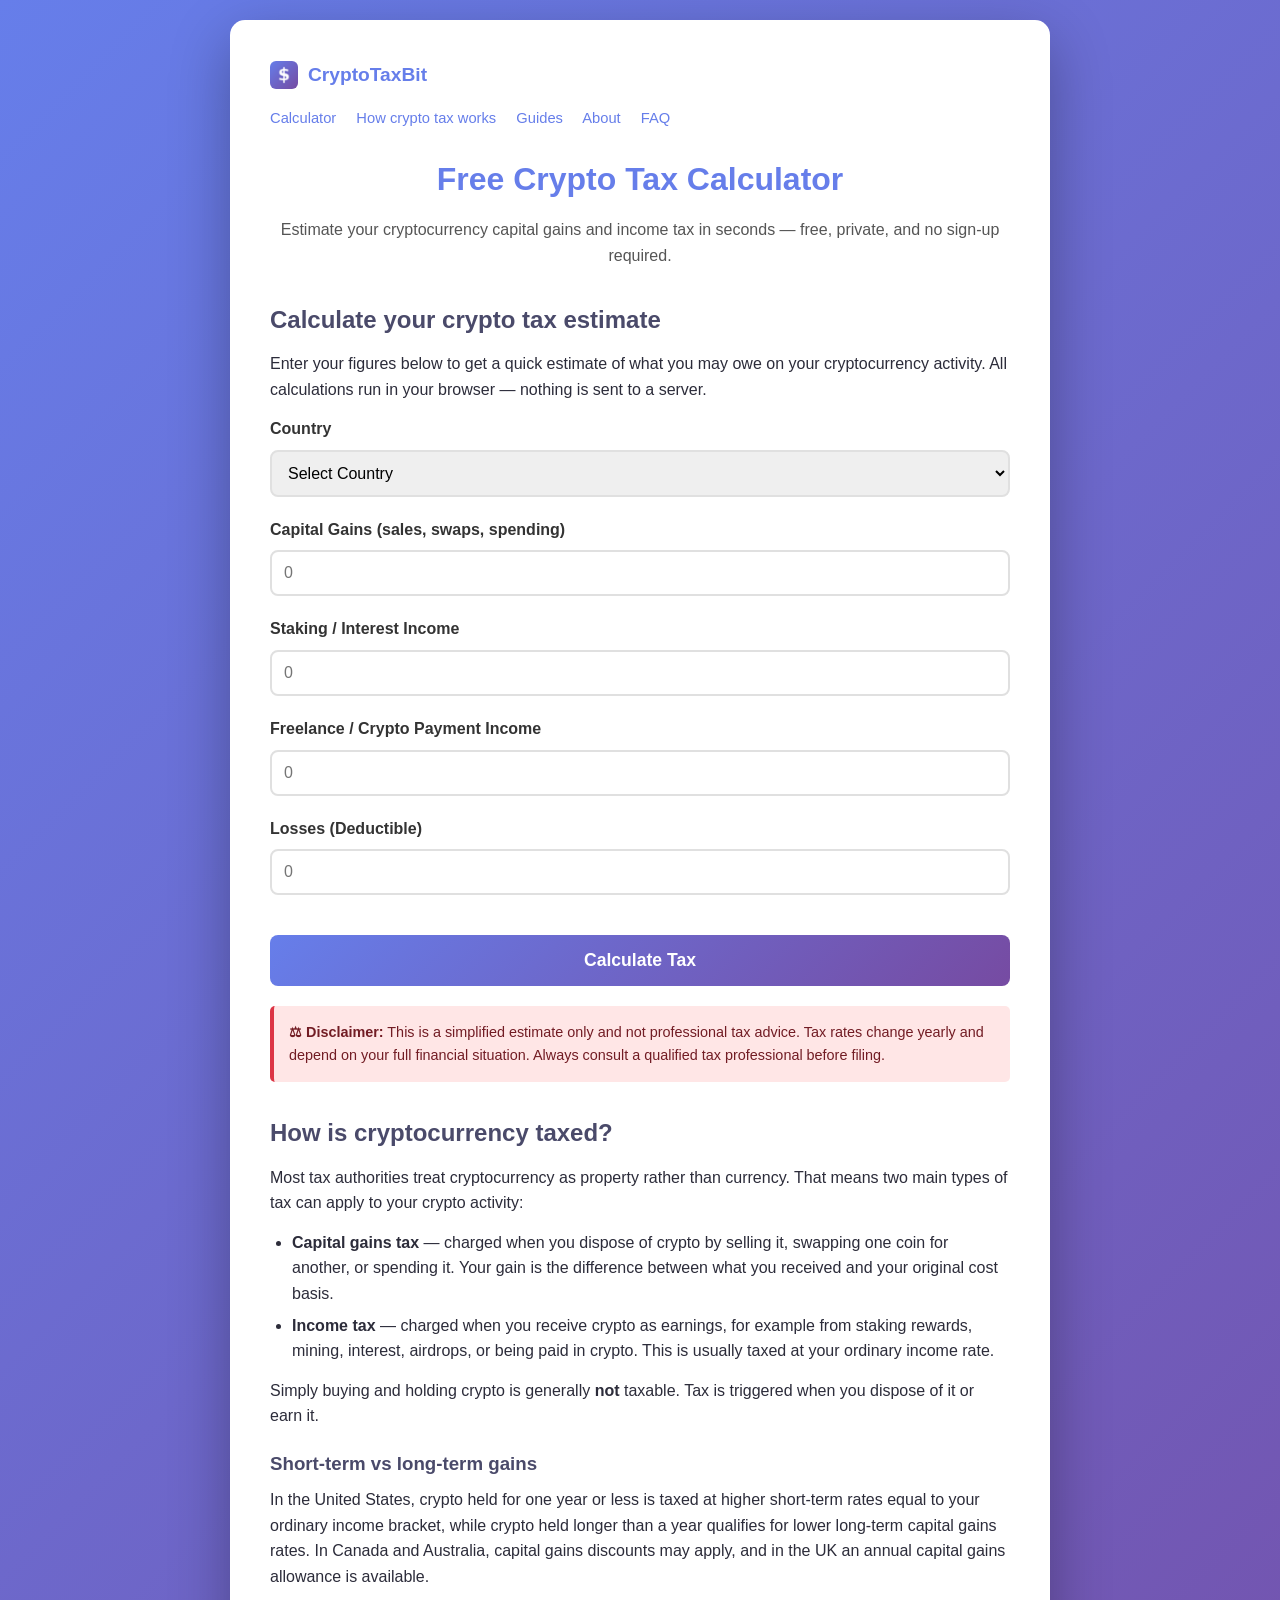
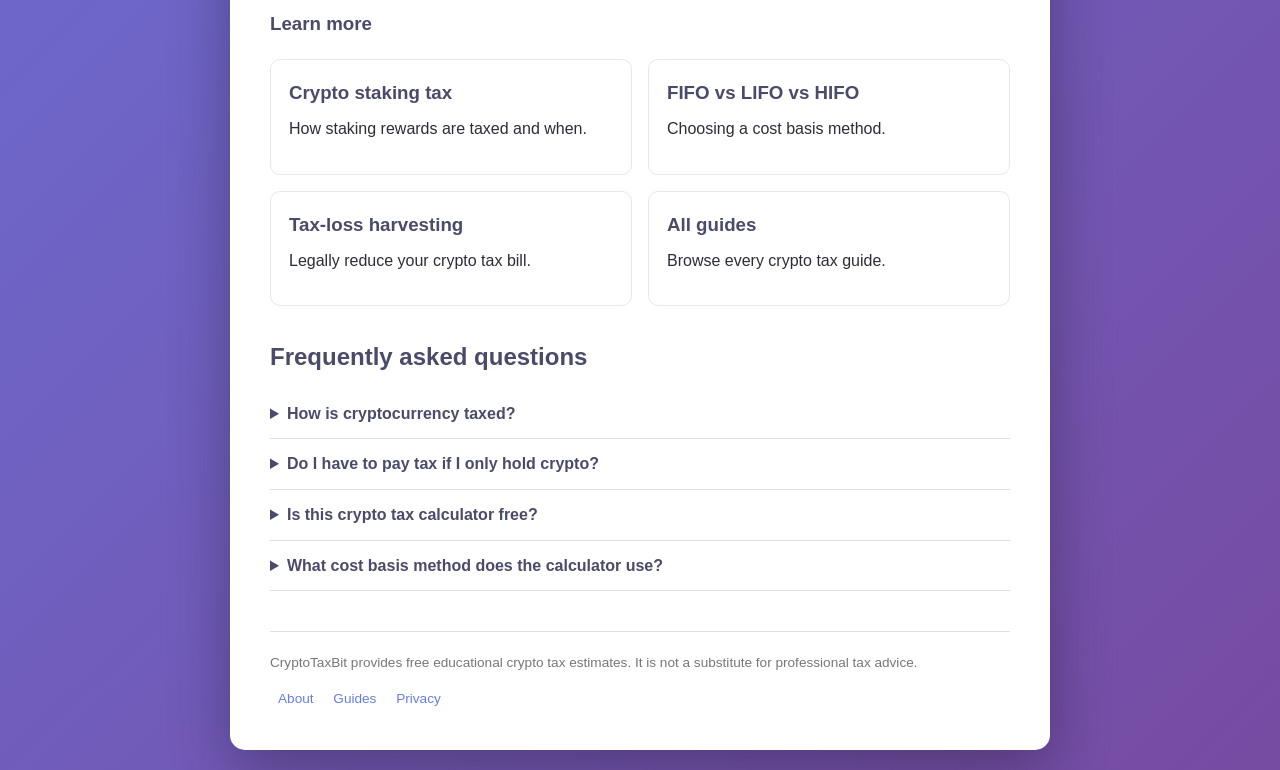
<file: index.html>
<!DOCTYPE html>
<html lang="en">
<head>
    <meta charset="UTF-8">
    <meta name="viewport" content="width=device-width, initial-scale=1.0">

    <!-- Primary SEO meta -->
    <title>Free Crypto Tax Calculator (2026) | Estimate Capital Gains & Income Tax</title>
    <meta name="description" content="Free crypto tax calculator. Estimate your cryptocurrency capital gains, staking and DeFi income tax for the US, UK, Canada and Australia in seconds. No sign-up required.">
    <link rel="canonical" href="https://cryptotaxbit.com/">
    <meta name="robots" content="index, follow, max-image-preview:large">
    <meta name="theme-color" content="#667eea">

    <!-- Icons & manifest -->
    <link rel="icon" href="/favicon.ico" sizes="any">
    <link rel="icon" href="/favicon.png" type="image/png">
    <link rel="apple-touch-icon" href="/favicon.png">
    <link rel="manifest" href="/site.webmanifest">

    <!-- Open Graph -->
    <meta property="og:type" content="website">
    <meta property="og:site_name" content="CryptoTaxBit">
    <meta property="og:title" content="Free Crypto Tax Calculator (2026) | Capital Gains & Income">
    <meta property="og:description" content="Estimate your cryptocurrency capital gains, staking and DeFi income tax in seconds. Free, private, no sign-up.">
    <meta property="og:url" content="https://cryptotaxbit.com/">
    <meta property="og:image" content="https://cryptotaxbit.com/og-image.png">
    <meta property="og:image:width" content="1200">
    <meta property="og:image:height" content="630">

    <!-- Twitter -->
    <meta name="twitter:card" content="summary_large_image">
    <meta name="twitter:title" content="Free Crypto Tax Calculator (2026)">
    <meta name="twitter:description" content="Estimate your crypto capital gains and income tax in seconds. Free, no sign-up.">
    <meta name="twitter:image" content="https://cryptotaxbit.com/og-image.png">

    <link rel="stylesheet" href="/styles.css">

    <!-- Structured data -->
    <script type="application/ld+json">
    {
      "@context": "https://schema.org",
      "@graph": [
        {
          "@type": "Organization",
          "@id": "https://cryptotaxbit.com/#org",
          "name": "CryptoTaxBit",
          "url": "https://cryptotaxbit.com/",
          "logo": "https://cryptotaxbit.com/favicon.png"
        },
        {
          "@type": "WebApplication",
          "name": "CryptoTaxBit Crypto Tax Calculator",
          "url": "https://cryptotaxbit.com/",
          "applicationCategory": "FinanceApplication",
          "operatingSystem": "Any (web browser)",
          "description": "Free crypto tax calculator to estimate cryptocurrency capital gains, staking and DeFi income tax for the US, UK, Canada and Australia.",
          "publisher": { "@id": "https://cryptotaxbit.com/#org" },
          "offers": { "@type": "Offer", "price": "0", "priceCurrency": "USD" }
        },
        {
          "@type": "FAQPage",
          "mainEntity": [
            {
              "@type": "Question",
              "name": "How is cryptocurrency taxed?",
              "acceptedAnswer": { "@type": "Answer", "text": "In most countries, selling, swapping or spending crypto is a taxable event subject to capital gains tax. Crypto earned from staking, mining, interest or as payment is usually taxed as income at your ordinary rate." }
            },
            {
              "@type": "Question",
              "name": "Do I have to pay tax if I only hold crypto?",
              "acceptedAnswer": { "@type": "Answer", "text": "No. Simply buying and holding cryptocurrency is generally not a taxable event. Tax is typically triggered when you dispose of crypto by selling, trading, or spending it, or when you receive crypto as income." }
            },
            {
              "@type": "Question",
              "name": "Is this crypto tax calculator free?",
              "acceptedAnswer": { "@type": "Answer", "text": "Yes. The CryptoTaxBit calculator is completely free to use, requires no sign-up, and runs entirely in your browser so your figures stay private." }
            },
            {
              "@type": "Question",
              "name": "What cost basis method does the calculator use?",
              "acceptedAnswer": { "@type": "Answer", "text": "This tool gives a simplified estimate based on your total gains and income. For exact filing you should track each disposal using an accepted cost basis method such as FIFO, LIFO or HIFO, and consult a tax professional." }
            }
          ]
        }
      ]
    }
    </script>
</head>
<body>
    <div class="container">
        <header>
            <a class="brand" href="/"><img src="/favicon.png" alt="CryptoTaxBit logo" width="28" height="28"> CryptoTaxBit</a>
            <nav aria-label="Primary">
                <a href="#calculator">Calculator</a>
                <a href="#how-it-works">How crypto tax works</a>
                <a href="/guides/">Guides</a>
                <a href="/about.html">About</a>
                <a href="#faq">FAQ</a>
            </nav>
            <h1 class="center">Free Crypto Tax Calculator</h1>
            <p class="subtitle center">Estimate your cryptocurrency capital gains and income tax in seconds &mdash; free, private, and no sign-up required.</p>
        </header>

        <main>
            <section id="calculator" aria-labelledby="calc-heading">
                <h2 id="calc-heading">Calculate your crypto tax estimate</h2>
                <p>Enter your figures below to get a quick estimate of what you may owe on your cryptocurrency activity. All calculations run in your browser &mdash; nothing is sent to a server.</p>

                <div class="form-group">
                    <label for="country">Country</label>
                    <select id="country">
                        <option value="">Select Country</option>
                        <option value="us">United States</option>
                        <option value="uk">United Kingdom</option>
                        <option value="canada">Canada</option>
                        <option value="australia">Australia</option>
                    </select>
                </div>

                <div class="form-group">
                    <label for="gains">Capital Gains (sales, swaps, spending)</label>
                    <input type="number" id="gains" placeholder="0" min="0" step="0.01">
                </div>

                <div class="form-group">
                    <label for="staking">Staking / Interest Income</label>
                    <input type="number" id="staking" placeholder="0" min="0" step="0.01">
                </div>

                <div class="form-group">
                    <label for="freelance">Freelance / Crypto Payment Income</label>
                    <input type="number" id="freelance" placeholder="0" min="0" step="0.01">
                </div>

                <div class="form-group">
                    <label for="losses">Losses (Deductible)</label>
                    <input type="number" id="losses" placeholder="0" min="0" step="0.01">
                </div>

                <button onclick="calculateTax()">Calculate Tax</button>

                <div class="results" id="results">
                    <div class="result-item">
                        <span>Total Taxable Amount:</span>
                        <span class="result-value"><span id="taxable">0.00</span></span>
                    </div>
                    <div class="result-item">
                        <span>Estimated Tax:</span>
                        <span class="result-value"><span id="tax">0.00</span></span>
                    </div>
                    <div class="result-item">
                        <span>Quarterly Payment:</span>
                        <span class="result-value"><span id="quarterly">0.00</span></span>
                    </div>
                    <div class="result-item">
                        <span>Monthly Set-Aside:</span>
                        <span class="result-value"><span id="monthly">0.00</span></span>
                    </div>
                </div>

                <div class="disclaimer">
                    <strong>&#9878; Disclaimer:</strong> This is a simplified estimate only and not professional tax advice. Tax rates change yearly and depend on your full financial situation. Always consult a qualified tax professional before filing.
                </div>
            </section>

            <section id="how-it-works" aria-labelledby="how-heading">
                <h2 id="how-heading">How is cryptocurrency taxed?</h2>
                <p>Most tax authorities treat cryptocurrency as property rather than currency. That means two main types of tax can apply to your crypto activity:</p>
                <ul>
                    <li><strong>Capital gains tax</strong> &mdash; charged when you dispose of crypto by selling it, swapping one coin for another, or spending it. Your gain is the difference between what you received and your original cost basis.</li>
                    <li><strong>Income tax</strong> &mdash; charged when you receive crypto as earnings, for example from staking rewards, mining, interest, airdrops, or being paid in crypto. This is usually taxed at your ordinary income rate.</li>
                </ul>
                <p>Simply buying and holding crypto is generally <strong>not</strong> taxable. Tax is triggered when you dispose of it or earn it.</p>

                <h3>Short-term vs long-term gains</h3>
                <p>In the United States, crypto held for one year or less is taxed at higher short-term rates equal to your ordinary income bracket, while crypto held longer than a year qualifies for lower long-term capital gains rates. In Canada and Australia, capital gains discounts may apply, and in the UK an annual capital gains allowance is available.</p>

                <h3>Learn more</h3>
                <div class="card-grid">
                    <a class="card" href="/guides/crypto-staking-tax.html"><h3>Crypto staking tax</h3><p>How staking rewards are taxed and when.</p></a>
                    <a class="card" href="/guides/fifo-lifo-hifo-crypto.html"><h3>FIFO vs LIFO vs HIFO</h3><p>Choosing a cost basis method.</p></a>
                    <a class="card" href="/guides/crypto-tax-loss-harvesting.html"><h3>Tax-loss harvesting</h3><p>Legally reduce your crypto tax bill.</p></a>
                    <a class="card" href="/guides/"><h3>All guides</h3><p>Browse every crypto tax guide.</p></a>
                </div>
            </section>

            <section id="faq" aria-labelledby="faq-heading">
                <h2 id="faq-heading">Frequently asked questions</h2>
                <details>
                    <summary>How is cryptocurrency taxed?</summary>
                    <p>In most countries, selling, swapping or spending crypto is a taxable event subject to capital gains tax. Crypto earned from staking, mining, interest or as payment is usually taxed as income at your ordinary rate.</p>
                </details>
                <details>
                    <summary>Do I have to pay tax if I only hold crypto?</summary>
                    <p>No. Simply buying and holding cryptocurrency is generally not a taxable event. Tax is typically triggered when you dispose of crypto by selling, trading, or spending it, or when you receive crypto as income.</p>
                </details>
                <details>
                    <summary>Is this crypto tax calculator free?</summary>
                    <p>Yes. The CryptoTaxBit calculator is completely free to use, requires no sign-up, and runs entirely in your browser so your figures stay private.</p>
                </details>
                <details>
                    <summary>What cost basis method does the calculator use?</summary>
                    <p>This tool gives a simplified estimate based on your total gains and income. For exact filing you should track each disposal using an accepted cost basis method such as FIFO, LIFO or HIFO, and consult a tax professional.</p>
                </details>
            </section>
        </main>

        <footer>
            <p>CryptoTaxBit provides free educational crypto tax estimates. It is not a substitute for professional tax advice.</p>
            <nav aria-label="Footer">
                <a href="/about.html">About</a>
                <a href="/guides/">Guides</a>
                <a href="/privacy.html">Privacy</a>
            </nav>
        </footer>
    </div>

    <script>
        function calculateTax() {
            const country = document.getElementById('country').value;
            if (!country) { alert('Please select a country'); return; }

            const gains = parseFloat(document.getElementById('gains').value) || 0;
            const staking = parseFloat(document.getElementById('staking').value) || 0;
            const freelance = parseFloat(document.getElementById('freelance').value) || 0;
            const losses = parseFloat(document.getElementById('losses').value) || 0;

            const totalIncome = gains + staking + freelance;
            const taxable = Math.max(0, totalIncome - losses);

            let tax = 0;
            if (country === 'us') {
                if (taxable <= 11600) tax = taxable * 0.10;
                else if (taxable <= 47150) tax = 1160 + (taxable - 11600) * 0.12;
                else tax = 5426 + (taxable - 47150) * 0.22;
                tax += taxable * 0.05; // estimated state tax
                if (freelance > 0) tax += freelance * 0.153; // self-employment tax
            } else if (country === 'uk') {
                // simplified: 20% on gains above allowance, 20% basic income
                const cgAllowance = 3000;
                const taxableGains = Math.max(0, (gains - losses)) ;
                tax = Math.max(0, taxableGains - cgAllowance) * 0.20;
                tax += (staking + freelance) * 0.20;
            } else if (country === 'australia') {
                // simplified flat estimate
                tax = taxable * 0.325;
            } else { // canada
                if (taxable <= 55867) tax = taxable * 0.15;
                else if (taxable <= 111733) tax = 8380 + (taxable - 55867) * 0.205;
                else tax = 19630 + (taxable - 111733) * 0.26;
                tax += taxable * 0.08; // estimated provincial tax
            }

            const quarterly = tax / 4;
            const monthly = tax / 12;

            document.getElementById('taxable').textContent = taxable.toFixed(2);
            document.getElementById('tax').textContent = tax.toFixed(2);
            document.getElementById('quarterly').textContent = quarterly.toFixed(2);
            document.getElementById('monthly').textContent = monthly.toFixed(2);
            document.getElementById('results').classList.add('show');
        }
    </script>
</body>
</html>
</file>
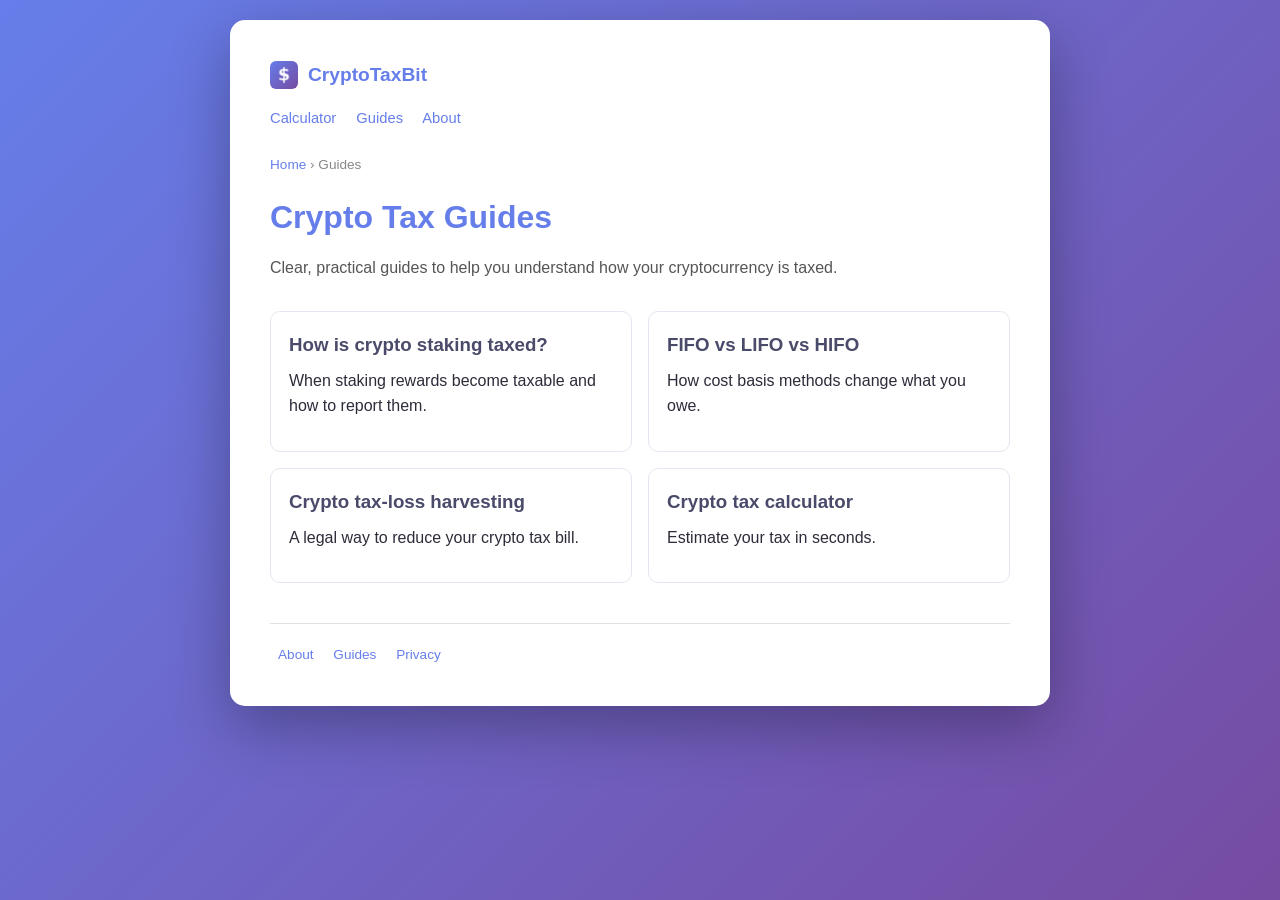
<file: guides/index.html>
<!DOCTYPE html>
<html lang="en">
<head>
    <meta charset="UTF-8">
    <meta name="viewport" content="width=device-width, initial-scale=1.0">
    <title>Crypto Tax Guides (2026) | CryptoTaxBit</title>
    <meta name="description" content="Plain-English crypto tax guides covering staking rewards, cost basis methods (FIFO, LIFO, HIFO), tax-loss harvesting and more. Free and regularly updated.">
    <link rel="canonical" href="https://cryptotaxbit.com/guides/">
    <meta name="robots" content="index, follow">
    <meta name="theme-color" content="#667eea">
    <link rel="icon" href="/favicon.ico" sizes="any">
    <link rel="icon" href="/favicon.png" type="image/png">
    <meta property="og:type" content="website">
    <meta property="og:title" content="Crypto Tax Guides (2026)">
    <meta property="og:description" content="Plain-English crypto tax guides for investors.">
    <meta property="og:url" content="https://cryptotaxbit.com/guides/">
    <meta property="og:image" content="https://cryptotaxbit.com/og-image.png">
    <link rel="stylesheet" href="/styles.css">
</head>
<body>
    <div class="container">
        <header>
            <a class="brand" href="/"><img src="/favicon.png" alt="CryptoTaxBit logo" width="28" height="28"> CryptoTaxBit</a>
            <nav aria-label="Primary">
                <a href="/">Calculator</a>
                <a href="/guides/">Guides</a>
                <a href="/about.html">About</a>
            </nav>
        </header>
        <main>
            <nav class="breadcrumb" aria-label="Breadcrumb"><a href="/">Home</a> &rsaquo; Guides</nav>
            <h1>Crypto Tax Guides</h1>
            <p class="subtitle">Clear, practical guides to help you understand how your cryptocurrency is taxed.</p>
            <div class="card-grid">
                <a class="card" href="/guides/crypto-staking-tax.html"><h3>How is crypto staking taxed?</h3><p>When staking rewards become taxable and how to report them.</p></a>
                <a class="card" href="/guides/fifo-lifo-hifo-crypto.html"><h3>FIFO vs LIFO vs HIFO</h3><p>How cost basis methods change what you owe.</p></a>
                <a class="card" href="/guides/crypto-tax-loss-harvesting.html"><h3>Crypto tax-loss harvesting</h3><p>A legal way to reduce your crypto tax bill.</p></a>
                <a class="card" href="/"><h3>Crypto tax calculator</h3><p>Estimate your tax in seconds.</p></a>
            </div>
        </main>
        <footer>
            <nav aria-label="Footer">
                <a href="/about.html">About</a>
                <a href="/guides/">Guides</a>
                <a href="/privacy.html">Privacy</a>
            </nav>
        </footer>
    </div>
</body>
</html>
</file>
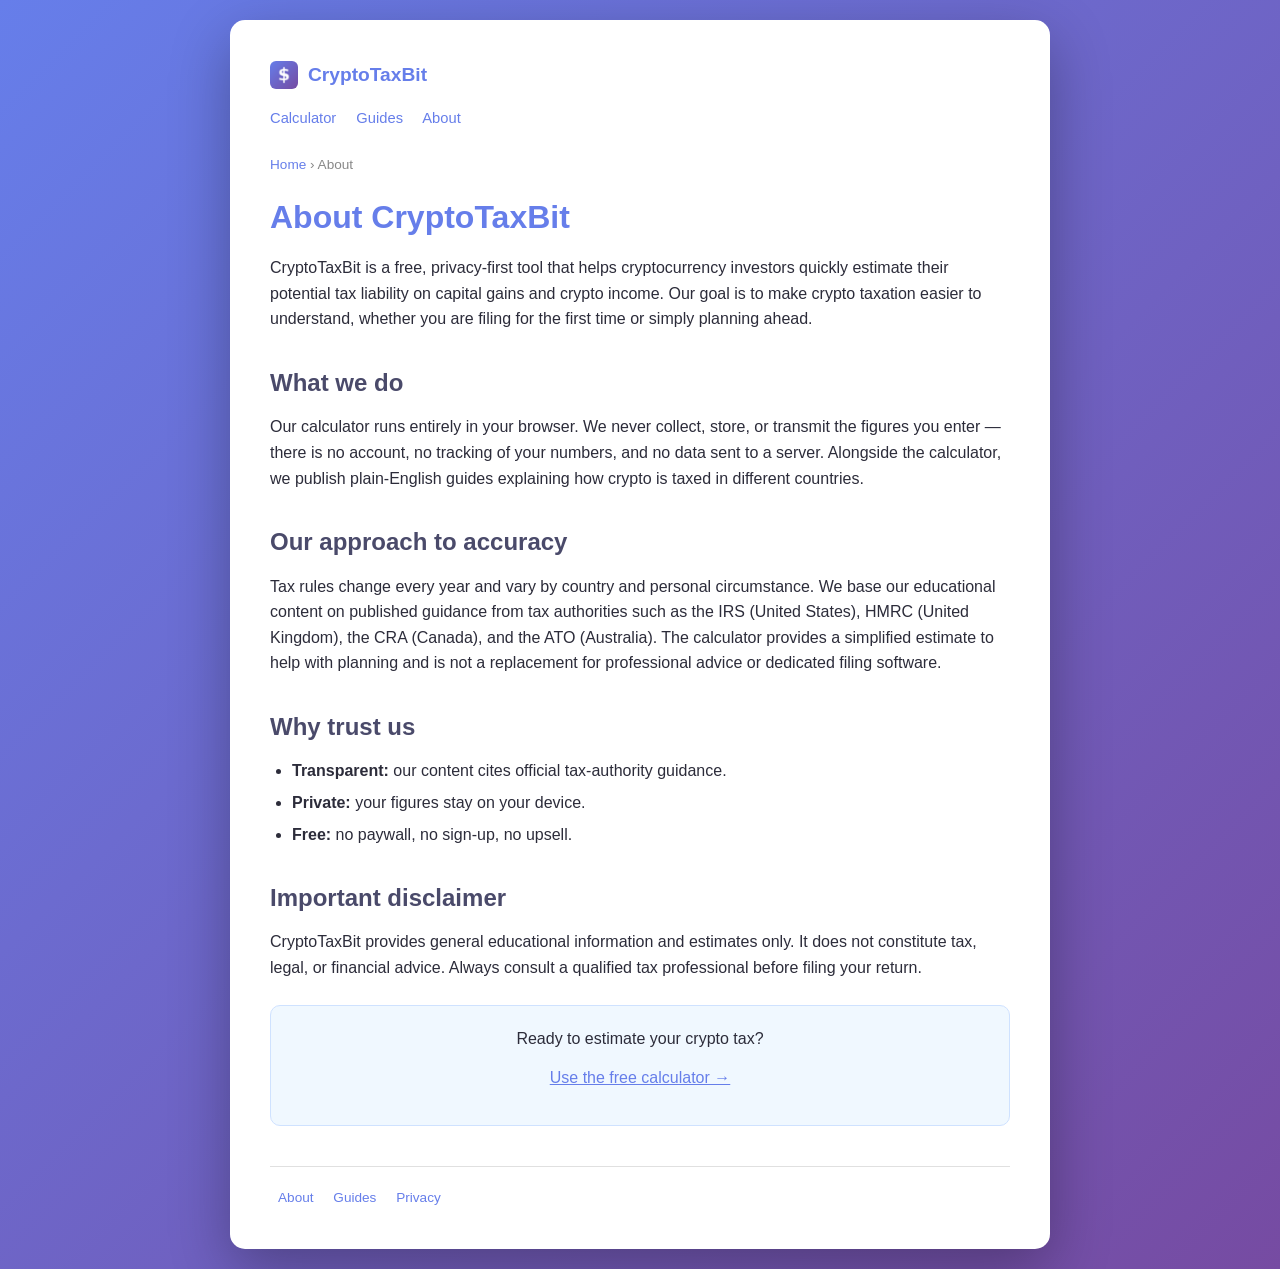
<file: about.html>
<!DOCTYPE html>
<html lang="en">
<head>
    <meta charset="UTF-8">
    <meta name="viewport" content="width=device-width, initial-scale=1.0">
    <title>About CryptoTaxBit | Free Crypto Tax Calculator</title>
    <meta name="description" content="Learn about CryptoTaxBit, a free, privacy-first crypto tax calculator that helps investors estimate cryptocurrency capital gains and income tax.">
    <link rel="canonical" href="https://cryptotaxbit.com/about.html">
    <meta name="robots" content="index, follow">
    <meta name="theme-color" content="#667eea">
    <link rel="icon" href="/favicon.ico" sizes="any">
    <link rel="icon" href="/favicon.png" type="image/png">
    <meta property="og:type" content="website">
    <meta property="og:title" content="About CryptoTaxBit">
    <meta property="og:description" content="A free, privacy-first crypto tax calculator for investors.">
    <meta property="og:url" content="https://cryptotaxbit.com/about.html">
    <meta property="og:image" content="https://cryptotaxbit.com/og-image.png">
    <link rel="stylesheet" href="/styles.css">
</head>
<body>
    <div class="container">
        <header>
            <a class="brand" href="/"><img src="/favicon.png" alt="CryptoTaxBit logo" width="28" height="28"> CryptoTaxBit</a>
            <nav aria-label="Primary">
                <a href="/">Calculator</a>
                <a href="/guides/">Guides</a>
                <a href="/about.html">About</a>
            </nav>
        </header>
        <main>
            <nav class="breadcrumb" aria-label="Breadcrumb"><a href="/">Home</a> &rsaquo; About</nav>
            <h1>About CryptoTaxBit</h1>
            <p>CryptoTaxBit is a free, privacy-first tool that helps cryptocurrency investors quickly estimate their potential tax liability on capital gains and crypto income. Our goal is to make crypto taxation easier to understand, whether you are filing for the first time or simply planning ahead.</p>

            <h2>What we do</h2>
            <p>Our calculator runs entirely in your browser. We never collect, store, or transmit the figures you enter &mdash; there is no account, no tracking of your numbers, and no data sent to a server. Alongside the calculator, we publish plain-English guides explaining how crypto is taxed in different countries.</p>

            <h2>Our approach to accuracy</h2>
            <p>Tax rules change every year and vary by country and personal circumstance. We base our educational content on published guidance from tax authorities such as the IRS (United States), HMRC (United Kingdom), the CRA (Canada), and the ATO (Australia). The calculator provides a simplified estimate to help with planning and is not a replacement for professional advice or dedicated filing software.</p>

            <h2>Why trust us</h2>
            <ul>
                <li><strong>Transparent:</strong> our content cites official tax-authority guidance.</li>
                <li><strong>Private:</strong> your figures stay on your device.</li>
                <li><strong>Free:</strong> no paywall, no sign-up, no upsell.</li>
            </ul>

            <h2>Important disclaimer</h2>
            <p>CryptoTaxBit provides general educational information and estimates only. It does not constitute tax, legal, or financial advice. Always consult a qualified tax professional before filing your return.</p>

            <div class="cta">
                <p>Ready to estimate your crypto tax?</p>
                <p><a href="/">Use the free calculator &rarr;</a></p>
            </div>
        </main>
        <footer>
            <nav aria-label="Footer">
                <a href="/about.html">About</a>
                <a href="/guides/">Guides</a>
                <a href="/privacy.html">Privacy</a>
            </nav>
        </footer>
    </div>
</body>
</html>
</file>
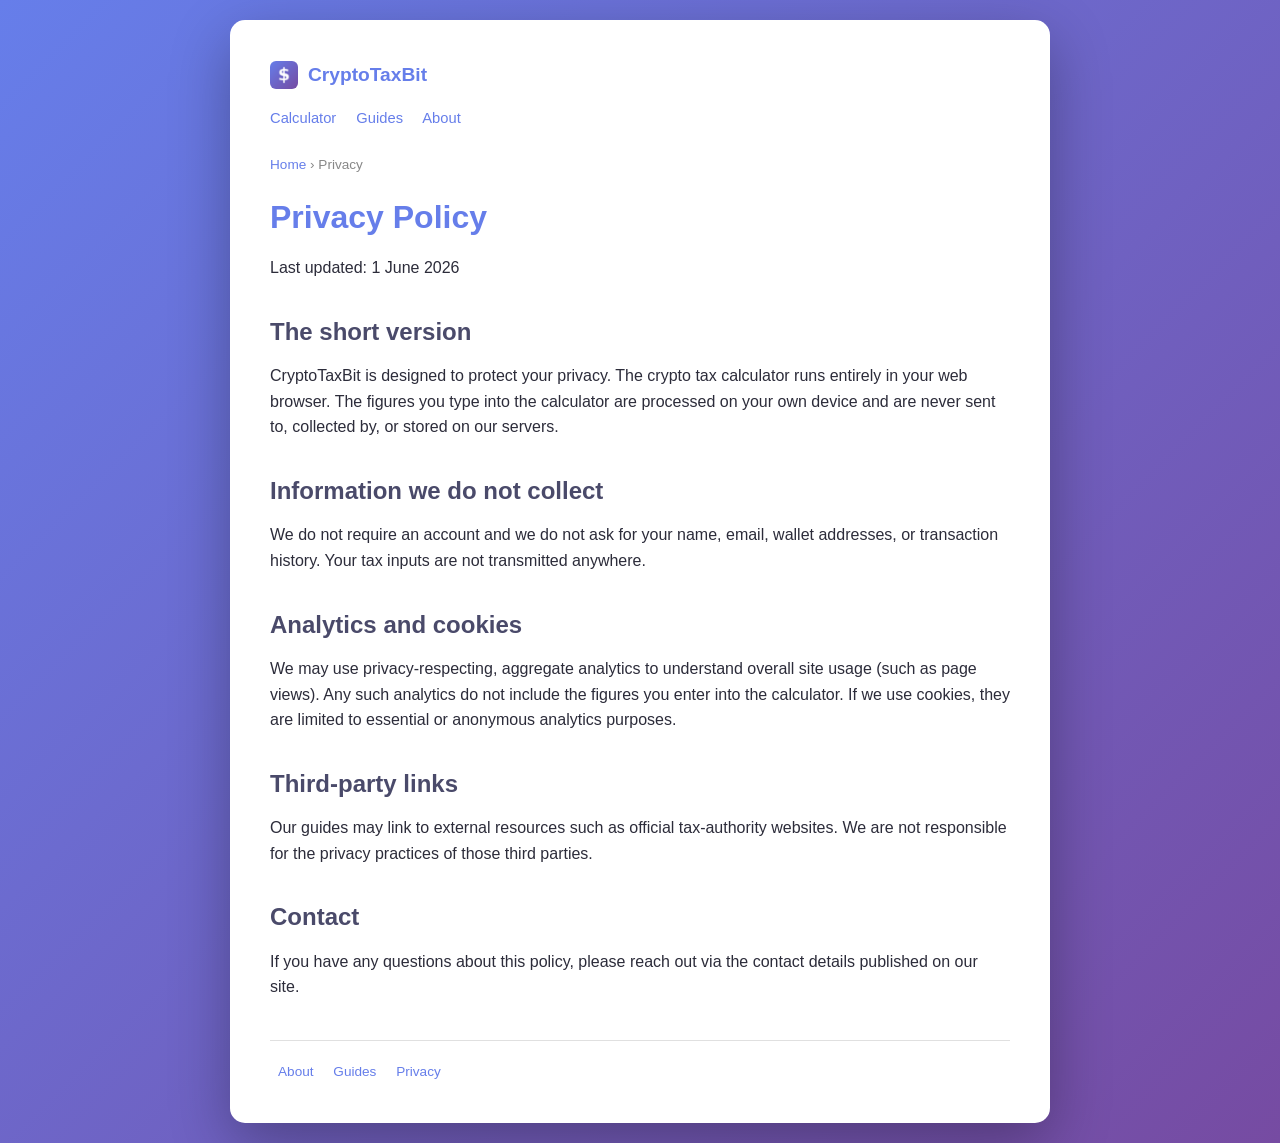
<file: privacy.html>
<!DOCTYPE html>
<html lang="en">
<head>
    <meta charset="UTF-8">
    <meta name="viewport" content="width=device-width, initial-scale=1.0">
    <title>Privacy Policy | CryptoTaxBit</title>
    <meta name="description" content="CryptoTaxBit privacy policy. Our crypto tax calculator runs entirely in your browser and never collects or stores the figures you enter.">
    <link rel="canonical" href="https://cryptotaxbit.com/privacy.html">
    <meta name="robots" content="index, follow">
    <meta name="theme-color" content="#667eea">
    <link rel="icon" href="/favicon.ico" sizes="any">
    <link rel="icon" href="/favicon.png" type="image/png">
    <link rel="stylesheet" href="/styles.css">
</head>
<body>
    <div class="container">
        <header>
            <a class="brand" href="/"><img src="/favicon.png" alt="CryptoTaxBit logo" width="28" height="28"> CryptoTaxBit</a>
            <nav aria-label="Primary">
                <a href="/">Calculator</a>
                <a href="/guides/">Guides</a>
                <a href="/about.html">About</a>
            </nav>
        </header>
        <main>
            <nav class="breadcrumb" aria-label="Breadcrumb"><a href="/">Home</a> &rsaquo; Privacy</nav>
            <h1>Privacy Policy</h1>
            <p>Last updated: 1 June 2026</p>

            <h2>The short version</h2>
            <p>CryptoTaxBit is designed to protect your privacy. The crypto tax calculator runs entirely in your web browser. The figures you type into the calculator are processed on your own device and are never sent to, collected by, or stored on our servers.</p>

            <h2>Information we do not collect</h2>
            <p>We do not require an account and we do not ask for your name, email, wallet addresses, or transaction history. Your tax inputs are not transmitted anywhere.</p>

            <h2>Analytics and cookies</h2>
            <p>We may use privacy-respecting, aggregate analytics to understand overall site usage (such as page views). Any such analytics do not include the figures you enter into the calculator. If we use cookies, they are limited to essential or anonymous analytics purposes.</p>

            <h2>Third-party links</h2>
            <p>Our guides may link to external resources such as official tax-authority websites. We are not responsible for the privacy practices of those third parties.</p>

            <h2>Contact</h2>
            <p>If you have any questions about this policy, please reach out via the contact details published on our site.</p>
        </main>
        <footer>
            <nav aria-label="Footer">
                <a href="/about.html">About</a>
                <a href="/guides/">Guides</a>
                <a href="/privacy.html">Privacy</a>
            </nav>
        </footer>
    </div>
</body>
</html>
</file>
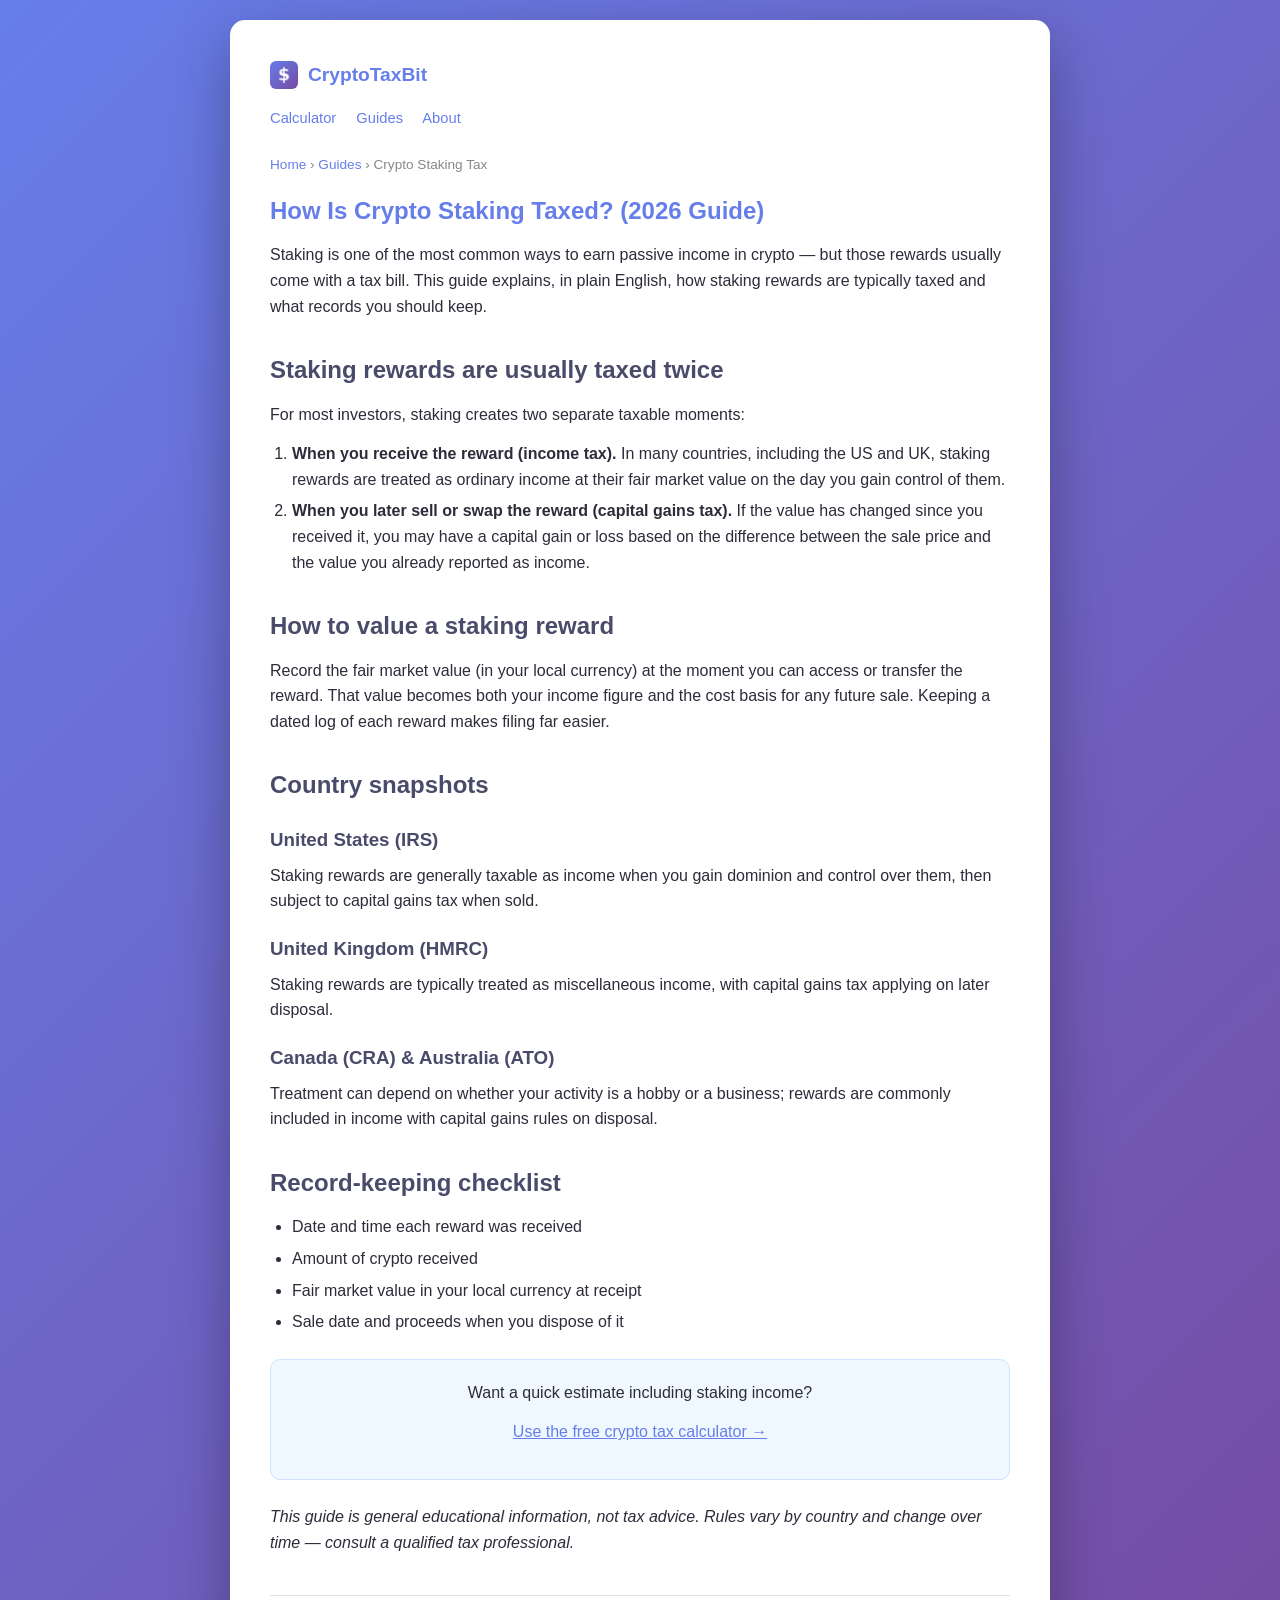
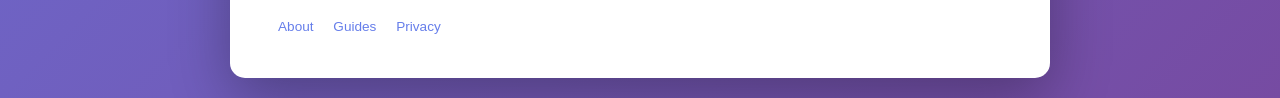
<file: guides/crypto-staking-tax.html>
<!DOCTYPE html>
<html lang="en">
<head>
    <meta charset="UTF-8">
    <meta name="viewport" content="width=device-width, initial-scale=1.0">
    <title>How Is Crypto Staking Taxed? (2026 Guide) | CryptoTaxBit</title>
    <meta name="description" content="A clear 2026 guide to how crypto staking rewards are taxed: when they count as income, how to value them, and what happens when you later sell them.">
    <link rel="canonical" href="https://cryptotaxbit.com/guides/crypto-staking-tax.html">
    <meta name="robots" content="index, follow">
    <meta name="theme-color" content="#667eea">
    <link rel="icon" href="/favicon.ico" sizes="any">
    <link rel="icon" href="/favicon.png" type="image/png">
    <meta property="og:type" content="article">
    <meta property="og:title" content="How Is Crypto Staking Taxed? (2026 Guide)">
    <meta property="og:description" content="When staking rewards count as income and how to report them.">
    <meta property="og:url" content="https://cryptotaxbit.com/guides/crypto-staking-tax.html">
    <meta property="og:image" content="https://cryptotaxbit.com/og-image.png">
    <link rel="stylesheet" href="/styles.css">
    <script type="application/ld+json">
    {
      "@context": "https://schema.org",
      "@type": "Article",
      "headline": "How Is Crypto Staking Taxed? (2026 Guide)",
      "description": "A clear 2026 guide to how crypto staking rewards are taxed.",
      "author": { "@type": "Organization", "name": "CryptoTaxBit" },
      "publisher": { "@type": "Organization", "name": "CryptoTaxBit", "logo": { "@type": "ImageObject", "url": "https://cryptotaxbit.com/favicon.png" } },
      "datePublished": "2026-06-01",
      "dateModified": "2026-06-01",
      "mainEntityOfPage": "https://cryptotaxbit.com/guides/crypto-staking-tax.html"
    }
    </script>
    <script type="application/ld+json">
    {
      "@context": "https://schema.org",
      "@type": "BreadcrumbList",
      "itemListElement": [
        { "@type": "ListItem", "position": 1, "name": "Home", "item": "https://cryptotaxbit.com/" },
        { "@type": "ListItem", "position": 2, "name": "Guides", "item": "https://cryptotaxbit.com/guides/" },
        { "@type": "ListItem", "position": 3, "name": "Crypto Staking Tax", "item": "https://cryptotaxbit.com/guides/crypto-staking-tax.html" }
      ]
    }
    </script>
</head>
<body>
    <div class="container">
        <header>
            <a class="brand" href="/"><img src="/favicon.png" alt="CryptoTaxBit logo" width="28" height="28"> CryptoTaxBit</a>
            <nav aria-label="Primary">
                <a href="/">Calculator</a>
                <a href="/guides/">Guides</a>
                <a href="/about.html">About</a>
            </nav>
        </header>
        <main>
            <nav class="breadcrumb" aria-label="Breadcrumb"><a href="/">Home</a> &rsaquo; <a href="/guides/">Guides</a> &rsaquo; Crypto Staking Tax</nav>
            <article>
                <h1>How Is Crypto Staking Taxed? (2026 Guide)</h1>
                <p>Staking is one of the most common ways to earn passive income in crypto &mdash; but those rewards usually come with a tax bill. This guide explains, in plain English, how staking rewards are typically taxed and what records you should keep.</p>

                <h2>Staking rewards are usually taxed twice</h2>
                <p>For most investors, staking creates two separate taxable moments:</p>
                <ol>
                    <li><strong>When you receive the reward (income tax).</strong> In many countries, including the US and UK, staking rewards are treated as ordinary income at their fair market value on the day you gain control of them.</li>
                    <li><strong>When you later sell or swap the reward (capital gains tax).</strong> If the value has changed since you received it, you may have a capital gain or loss based on the difference between the sale price and the value you already reported as income.</li>
                </ol>

                <h2>How to value a staking reward</h2>
                <p>Record the fair market value (in your local currency) at the moment you can access or transfer the reward. That value becomes both your income figure and the cost basis for any future sale. Keeping a dated log of each reward makes filing far easier.</p>

                <h2>Country snapshots</h2>
                <h3>United States (IRS)</h3>
                <p>Staking rewards are generally taxable as income when you gain dominion and control over them, then subject to capital gains tax when sold.</p>
                <h3>United Kingdom (HMRC)</h3>
                <p>Staking rewards are typically treated as miscellaneous income, with capital gains tax applying on later disposal.</p>
                <h3>Canada (CRA) &amp; Australia (ATO)</h3>
                <p>Treatment can depend on whether your activity is a hobby or a business; rewards are commonly included in income with capital gains rules on disposal.</p>

                <h2>Record-keeping checklist</h2>
                <ul>
                    <li>Date and time each reward was received</li>
                    <li>Amount of crypto received</li>
                    <li>Fair market value in your local currency at receipt</li>
                    <li>Sale date and proceeds when you dispose of it</li>
                </ul>

                <div class="cta">
                    <p>Want a quick estimate including staking income?</p>
                    <p><a href="/">Use the free crypto tax calculator &rarr;</a></p>
                </div>

                <p><em>This guide is general educational information, not tax advice. Rules vary by country and change over time &mdash; consult a qualified tax professional.</em></p>
            </article>
        </main>
        <footer>
            <nav aria-label="Footer">
                <a href="/about.html">About</a>
                <a href="/guides/">Guides</a>
                <a href="/privacy.html">Privacy</a>
            </nav>
        </footer>
    </div>
</body>
</html>
</file>
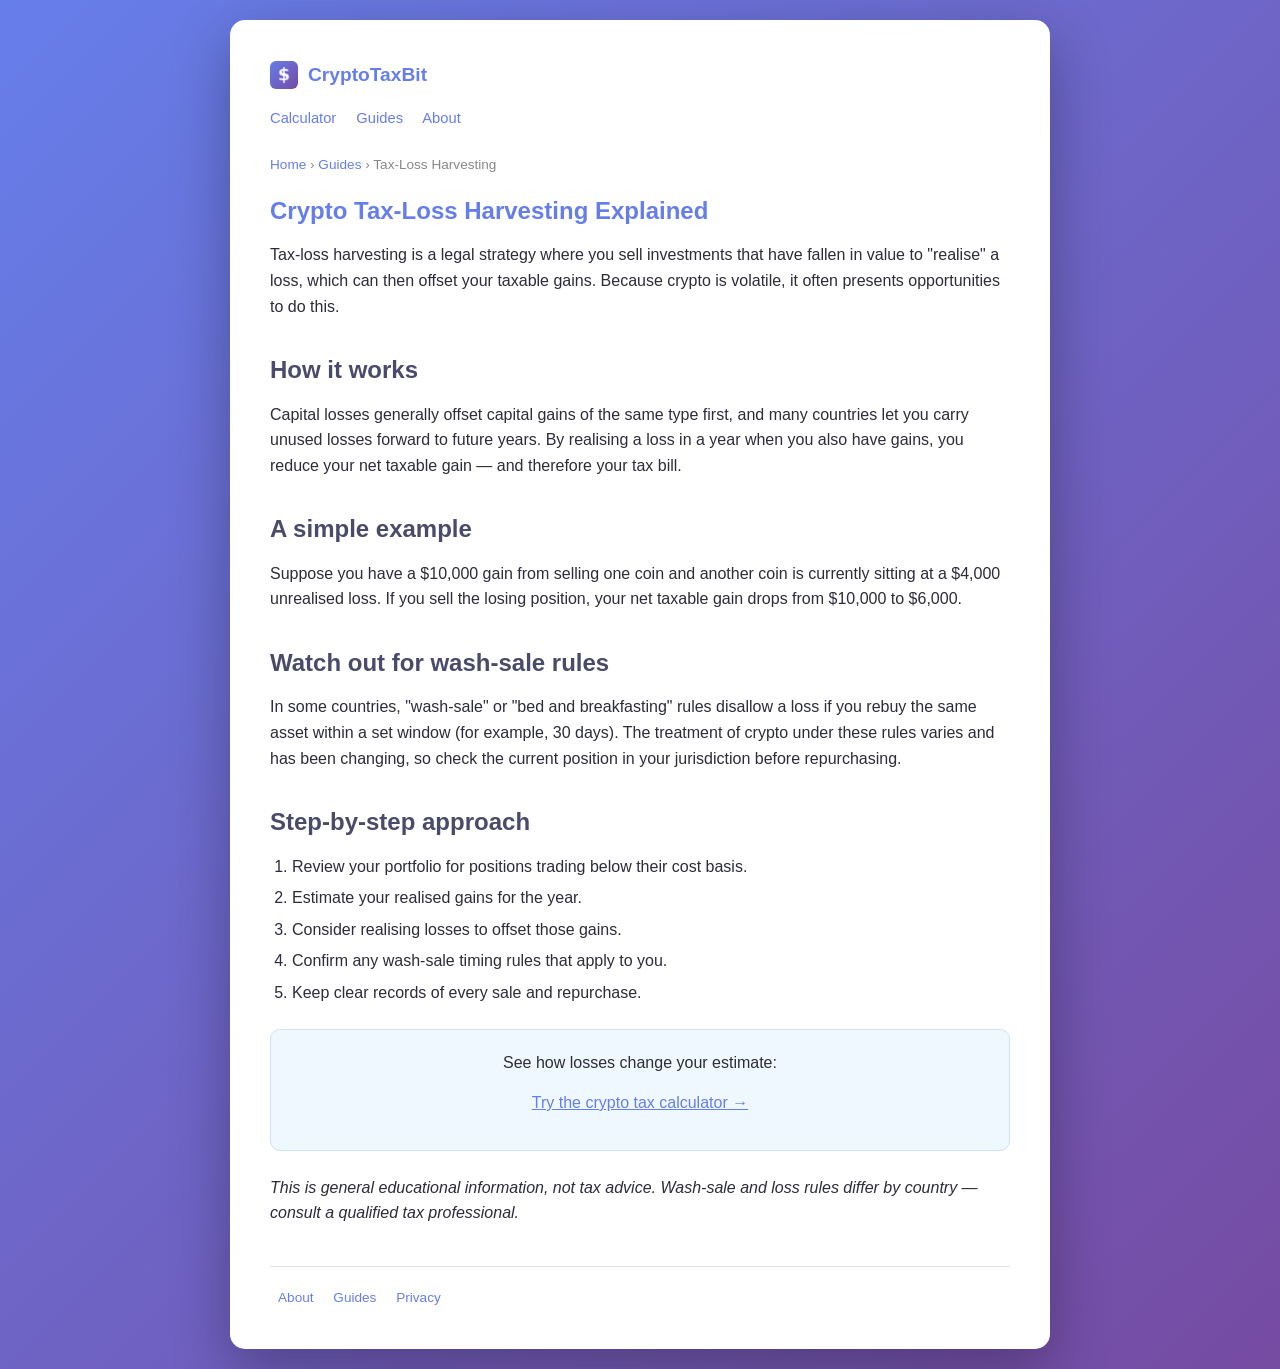
<file: guides/crypto-tax-loss-harvesting.html>
<!DOCTYPE html>
<html lang="en">
<head>
    <meta charset="UTF-8">
    <meta name="viewport" content="width=device-width, initial-scale=1.0">
    <title>Crypto Tax-Loss Harvesting Explained (2026) | CryptoTaxBit</title>
    <meta name="description" content="Learn how crypto tax-loss harvesting works in 2026: how realised losses offset gains, the wash-sale question, and a simple step-by-step approach.">
    <link rel="canonical" href="https://cryptotaxbit.com/guides/crypto-tax-loss-harvesting.html">
    <meta name="robots" content="index, follow">
    <meta name="theme-color" content="#667eea">
    <link rel="icon" href="/favicon.ico" sizes="any">
    <link rel="icon" href="/favicon.png" type="image/png">
    <meta property="og:type" content="article">
    <meta property="og:title" content="Crypto Tax-Loss Harvesting Explained (2026)">
    <meta property="og:description" content="A legal way to reduce your crypto tax bill.">
    <meta property="og:url" content="https://cryptotaxbit.com/guides/crypto-tax-loss-harvesting.html">
    <meta property="og:image" content="https://cryptotaxbit.com/og-image.png">
    <link rel="stylesheet" href="/styles.css">
    <script type="application/ld+json">
    {
      "@context": "https://schema.org",
      "@type": "Article",
      "headline": "Crypto Tax-Loss Harvesting Explained (2026)",
      "description": "How crypto tax-loss harvesting works and how realised losses offset gains.",
      "author": { "@type": "Organization", "name": "CryptoTaxBit" },
      "publisher": { "@type": "Organization", "name": "CryptoTaxBit", "logo": { "@type": "ImageObject", "url": "https://cryptotaxbit.com/favicon.png" } },
      "datePublished": "2026-06-01",
      "dateModified": "2026-06-01",
      "mainEntityOfPage": "https://cryptotaxbit.com/guides/crypto-tax-loss-harvesting.html"
    }
    </script>
    <script type="application/ld+json">
    {
      "@context": "https://schema.org",
      "@type": "BreadcrumbList",
      "itemListElement": [
        { "@type": "ListItem", "position": 1, "name": "Home", "item": "https://cryptotaxbit.com/" },
        { "@type": "ListItem", "position": 2, "name": "Guides", "item": "https://cryptotaxbit.com/guides/" },
        { "@type": "ListItem", "position": 3, "name": "Tax-Loss Harvesting", "item": "https://cryptotaxbit.com/guides/crypto-tax-loss-harvesting.html" }
      ]
    }
    </script>
</head>
<body>
    <div class="container">
        <header>
            <a class="brand" href="/"><img src="/favicon.png" alt="CryptoTaxBit logo" width="28" height="28"> CryptoTaxBit</a>
            <nav aria-label="Primary">
                <a href="/">Calculator</a>
                <a href="/guides/">Guides</a>
                <a href="/about.html">About</a>
            </nav>
        </header>
        <main>
            <nav class="breadcrumb" aria-label="Breadcrumb"><a href="/">Home</a> &rsaquo; <a href="/guides/">Guides</a> &rsaquo; Tax-Loss Harvesting</nav>
            <article>
                <h1>Crypto Tax-Loss Harvesting Explained</h1>
                <p>Tax-loss harvesting is a legal strategy where you sell investments that have fallen in value to "realise" a loss, which can then offset your taxable gains. Because crypto is volatile, it often presents opportunities to do this.</p>

                <h2>How it works</h2>
                <p>Capital losses generally offset capital gains of the same type first, and many countries let you carry unused losses forward to future years. By realising a loss in a year when you also have gains, you reduce your net taxable gain &mdash; and therefore your tax bill.</p>

                <h2>A simple example</h2>
                <p>Suppose you have a $10,000 gain from selling one coin and another coin is currently sitting at a $4,000 unrealised loss. If you sell the losing position, your net taxable gain drops from $10,000 to $6,000.</p>

                <h2>Watch out for wash-sale rules</h2>
                <p>In some countries, "wash-sale" or "bed and breakfasting" rules disallow a loss if you rebuy the same asset within a set window (for example, 30 days). The treatment of crypto under these rules varies and has been changing, so check the current position in your jurisdiction before repurchasing.</p>

                <h2>Step-by-step approach</h2>
                <ol>
                    <li>Review your portfolio for positions trading below their cost basis.</li>
                    <li>Estimate your realised gains for the year.</li>
                    <li>Consider realising losses to offset those gains.</li>
                    <li>Confirm any wash-sale timing rules that apply to you.</li>
                    <li>Keep clear records of every sale and repurchase.</li>
                </ol>

                <div class="cta">
                    <p>See how losses change your estimate:</p>
                    <p><a href="/">Try the crypto tax calculator &rarr;</a></p>
                </div>

                <p><em>This is general educational information, not tax advice. Wash-sale and loss rules differ by country &mdash; consult a qualified tax professional.</em></p>
            </article>
        </main>
        <footer>
            <nav aria-label="Footer">
                <a href="/about.html">About</a>
                <a href="/guides/">Guides</a>
                <a href="/privacy.html">Privacy</a>
            </nav>
        </footer>
    </div>
</body>
</html>
</file>
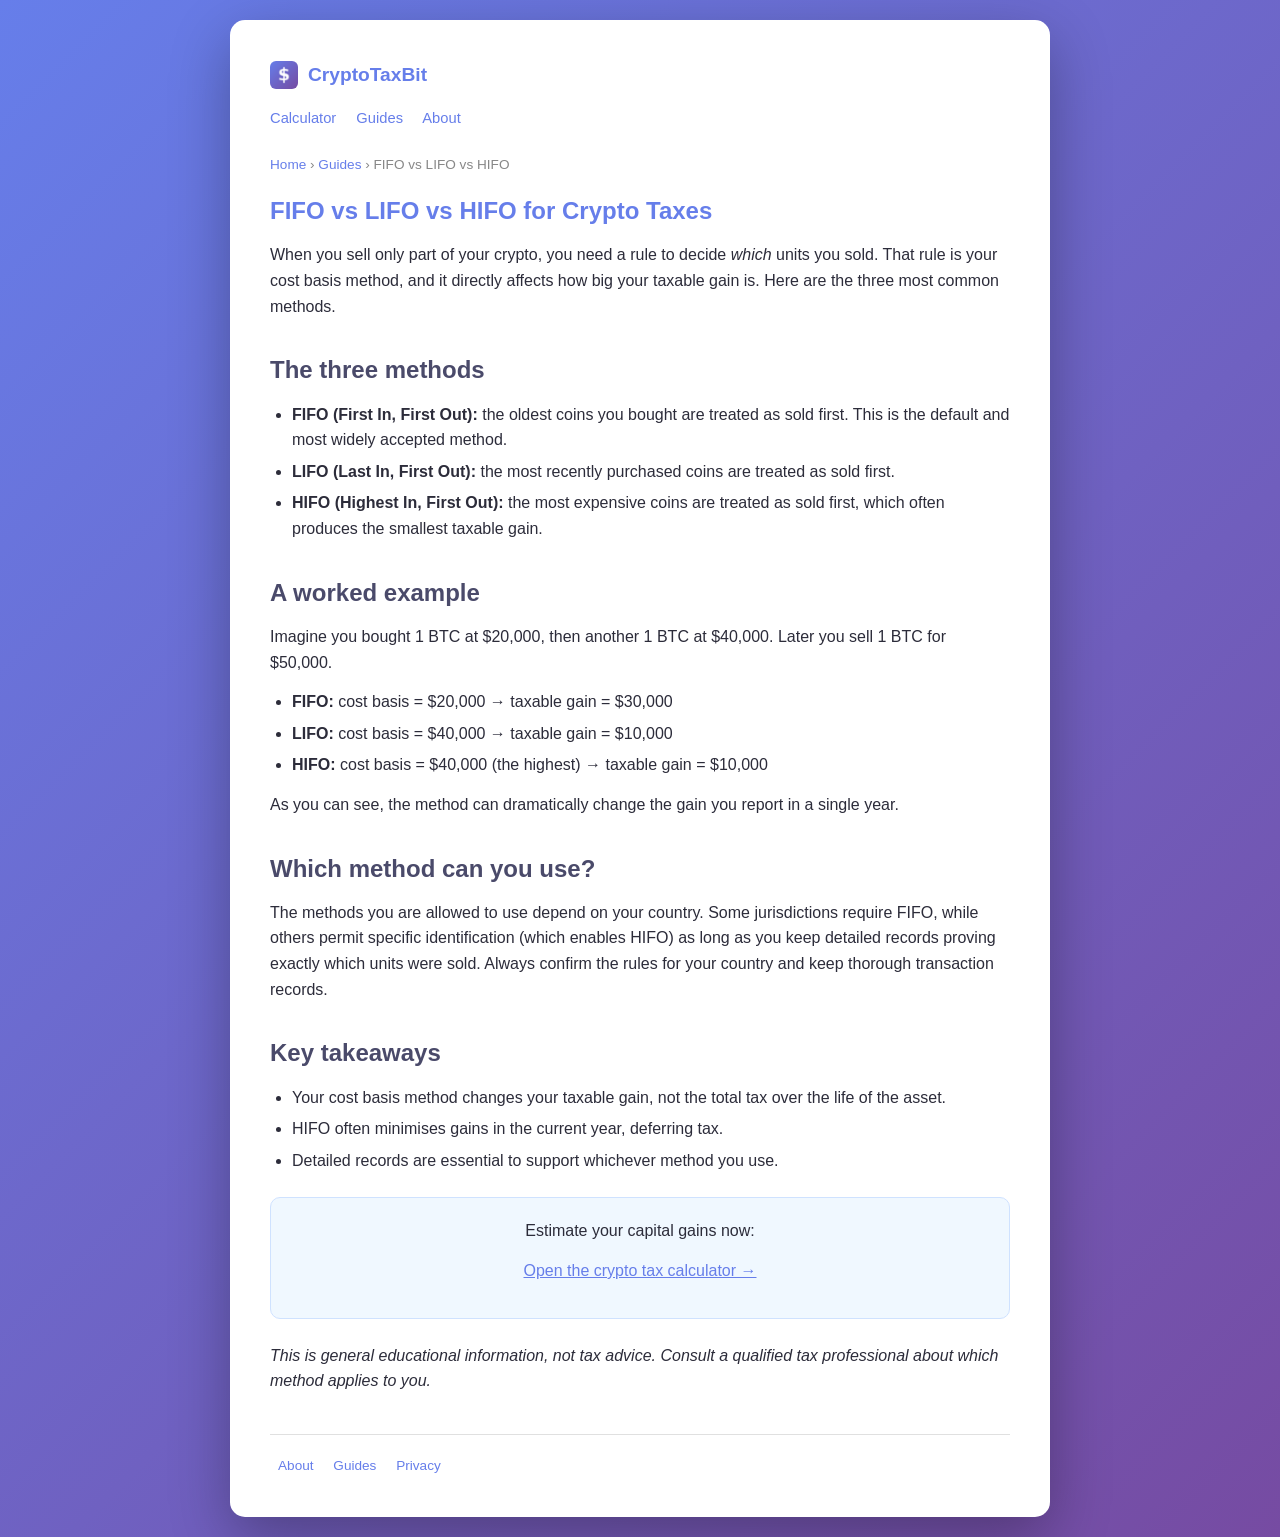
<file: guides/fifo-lifo-hifo-crypto.html>
<!DOCTYPE html>
<html lang="en">
<head>
    <meta charset="UTF-8">
    <meta name="viewport" content="width=device-width, initial-scale=1.0">
    <title>FIFO vs LIFO vs HIFO for Crypto Taxes (2026) | CryptoTaxBit</title>
    <meta name="description" content="FIFO, LIFO and HIFO explained for crypto investors: how each cost basis method works, a worked example, and how your choice changes your taxable gain.">
    <link rel="canonical" href="https://cryptotaxbit.com/guides/fifo-lifo-hifo-crypto.html">
    <meta name="robots" content="index, follow">
    <meta name="theme-color" content="#667eea">
    <link rel="icon" href="/favicon.ico" sizes="any">
    <link rel="icon" href="/favicon.png" type="image/png">
    <meta property="og:type" content="article">
    <meta property="og:title" content="FIFO vs LIFO vs HIFO for Crypto Taxes">
    <meta property="og:description" content="How cost basis methods change what you owe.">
    <meta property="og:url" content="https://cryptotaxbit.com/guides/fifo-lifo-hifo-crypto.html">
    <meta property="og:image" content="https://cryptotaxbit.com/og-image.png">
    <link rel="stylesheet" href="/styles.css">
    <script type="application/ld+json">
    {
      "@context": "https://schema.org",
      "@type": "Article",
      "headline": "FIFO vs LIFO vs HIFO for Crypto Taxes (2026)",
      "description": "FIFO, LIFO and HIFO explained for crypto investors with a worked example.",
      "author": { "@type": "Organization", "name": "CryptoTaxBit" },
      "publisher": { "@type": "Organization", "name": "CryptoTaxBit", "logo": { "@type": "ImageObject", "url": "https://cryptotaxbit.com/favicon.png" } },
      "datePublished": "2026-06-01",
      "dateModified": "2026-06-01",
      "mainEntityOfPage": "https://cryptotaxbit.com/guides/fifo-lifo-hifo-crypto.html"
    }
    </script>
    <script type="application/ld+json">
    {
      "@context": "https://schema.org",
      "@type": "BreadcrumbList",
      "itemListElement": [
        { "@type": "ListItem", "position": 1, "name": "Home", "item": "https://cryptotaxbit.com/" },
        { "@type": "ListItem", "position": 2, "name": "Guides", "item": "https://cryptotaxbit.com/guides/" },
        { "@type": "ListItem", "position": 3, "name": "FIFO vs LIFO vs HIFO", "item": "https://cryptotaxbit.com/guides/fifo-lifo-hifo-crypto.html" }
      ]
    }
    </script>
</head>
<body>
    <div class="container">
        <header>
            <a class="brand" href="/"><img src="/favicon.png" alt="CryptoTaxBit logo" width="28" height="28"> CryptoTaxBit</a>
            <nav aria-label="Primary">
                <a href="/">Calculator</a>
                <a href="/guides/">Guides</a>
                <a href="/about.html">About</a>
            </nav>
        </header>
        <main>
            <nav class="breadcrumb" aria-label="Breadcrumb"><a href="/">Home</a> &rsaquo; <a href="/guides/">Guides</a> &rsaquo; FIFO vs LIFO vs HIFO</nav>
            <article>
                <h1>FIFO vs LIFO vs HIFO for Crypto Taxes</h1>
                <p>When you sell only part of your crypto, you need a rule to decide <em>which</em> units you sold. That rule is your cost basis method, and it directly affects how big your taxable gain is. Here are the three most common methods.</p>

                <h2>The three methods</h2>
                <ul>
                    <li><strong>FIFO (First In, First Out):</strong> the oldest coins you bought are treated as sold first. This is the default and most widely accepted method.</li>
                    <li><strong>LIFO (Last In, First Out):</strong> the most recently purchased coins are treated as sold first.</li>
                    <li><strong>HIFO (Highest In, First Out):</strong> the most expensive coins are treated as sold first, which often produces the smallest taxable gain.</li>
                </ul>

                <h2>A worked example</h2>
                <p>Imagine you bought 1 BTC at $20,000, then another 1 BTC at $40,000. Later you sell 1 BTC for $50,000.</p>
                <ul>
                    <li><strong>FIFO:</strong> cost basis = $20,000 &rarr; taxable gain = $30,000</li>
                    <li><strong>LIFO:</strong> cost basis = $40,000 &rarr; taxable gain = $10,000</li>
                    <li><strong>HIFO:</strong> cost basis = $40,000 (the highest) &rarr; taxable gain = $10,000</li>
                </ul>
                <p>As you can see, the method can dramatically change the gain you report in a single year.</p>

                <h2>Which method can you use?</h2>
                <p>The methods you are allowed to use depend on your country. Some jurisdictions require FIFO, while others permit specific identification (which enables HIFO) as long as you keep detailed records proving exactly which units were sold. Always confirm the rules for your country and keep thorough transaction records.</p>

                <h2>Key takeaways</h2>
                <ul>
                    <li>Your cost basis method changes your taxable gain, not the total tax over the life of the asset.</li>
                    <li>HIFO often minimises gains in the current year, deferring tax.</li>
                    <li>Detailed records are essential to support whichever method you use.</li>
                </ul>

                <div class="cta">
                    <p>Estimate your capital gains now:</p>
                    <p><a href="/">Open the crypto tax calculator &rarr;</a></p>
                </div>

                <p><em>This is general educational information, not tax advice. Consult a qualified tax professional about which method applies to you.</em></p>
            </article>
        </main>
        <footer>
            <nav aria-label="Footer">
                <a href="/about.html">About</a>
                <a href="/guides/">Guides</a>
                <a href="/privacy.html">Privacy</a>
            </nav>
        </footer>
    </div>
</body>
</html>
</file>
<file: styles.css>
* { margin: 0; padding: 0; box-sizing: border-box; }
body {
    font-family: 'Segoe UI', Tahoma, Geneva, Verdana, sans-serif;
    background: linear-gradient(135deg, #667eea 0%, #764ba2 100%);
    min-height: 100vh;
    padding: 20px;
    color: #2c2c3a;
    line-height: 1.6;
}
.container {
    max-width: 820px;
    margin: 0 auto;
    background: white;
    border-radius: 15px;
    box-shadow: 0 20px 60px rgba(0,0,0,0.3);
    padding: 40px;
}
.brand { display: flex; align-items: center; gap: 10px; font-weight: 700; color: #667eea; font-size: 1.2em; text-decoration: none; }
.brand img { width: 28px; height: 28px; border-radius: 6px; }
header nav { font-size: 0.92em; margin: 16px 0 24px; }
header nav a { color: #667eea; text-decoration: none; margin-right: 16px; }
header nav a:hover { text-decoration: underline; }
.breadcrumb { font-size: 0.85em; color: #888; margin-bottom: 16px; }
.breadcrumb a { color: #667eea; text-decoration: none; }
h1 { color: #667eea; margin-bottom: 12px; }
h1.center { text-align: center; }
.subtitle { color: #555; margin-bottom: 30px; }
.subtitle.center { text-align: center; }
h2 { color: #4a4a6a; margin: 32px 0 12px; }
h3 { color: #4a4a6a; margin: 20px 0 8px; }
p { margin-bottom: 14px; }
ul, ol { margin: 0 0 14px 22px; }
li { margin-bottom: 6px; }
a { color: #667eea; }
.form-group { margin-bottom: 20px; }
label { display: block; font-weight: 600; margin-bottom: 8px; color: #333; }
input, select { width: 100%; padding: 12px; border: 2px solid #e0e0e0; border-radius: 8px; font-size: 1em; }
input:focus, select:focus { outline: none; border-color: #667eea; }
button { width: 100%; padding: 15px; background: linear-gradient(135deg, #667eea 0%, #764ba2 100%); color: white; border: none; border-radius: 8px; font-size: 1.1em; font-weight: 600; cursor: pointer; margin-top: 20px; }
button:hover { transform: translateY(-2px); box-shadow: 0 10px 25px rgba(102, 126, 234, 0.3); }
.results { background: #f0f8ff; border: 2px solid #667eea; padding: 25px; border-radius: 10px; margin-top: 30px; display: none; }
.results.show { display: block; }
.result-item { display: flex; justify-content: space-between; padding: 10px 0; border-bottom: 1px solid #e0e0e0; }
.result-value { color: #667eea; font-weight: 700; font-size: 1.1em; }
.disclaimer { background: #ffe6e6; border-left: 4px solid #dc3545; padding: 15px; margin-top: 20px; border-radius: 5px; font-size: 0.9em; color: #721c24; }
details { border-bottom: 1px solid #e0e0e0; padding: 12px 0; }
summary { font-weight: 600; cursor: pointer; color: #4a4a6a; }
.card-grid { display: grid; grid-template-columns: 1fr 1fr; gap: 16px; margin: 20px 0; }
.card { display: block; border: 1px solid #e6e6f0; border-radius: 10px; padding: 18px; text-decoration: none; color: inherit; transition: box-shadow .2s; }
.card:hover { box-shadow: 0 8px 20px rgba(102,126,234,0.15); }
.card h3 { margin-top: 0; }
.cta { background: #f0f8ff; border: 1px solid #cfe2ff; border-radius: 10px; padding: 20px; margin: 24px 0; text-align: center; }
footer { margin-top: 40px; padding-top: 20px; border-top: 1px solid #e0e0e0; font-size: 0.85em; color: #777; }
footer nav a { color: #667eea; text-decoration: none; margin: 0 8px; }
@media (max-width: 600px) { .card-grid { grid-template-columns: 1fr; } .container { padding: 24px; } }
</file>
